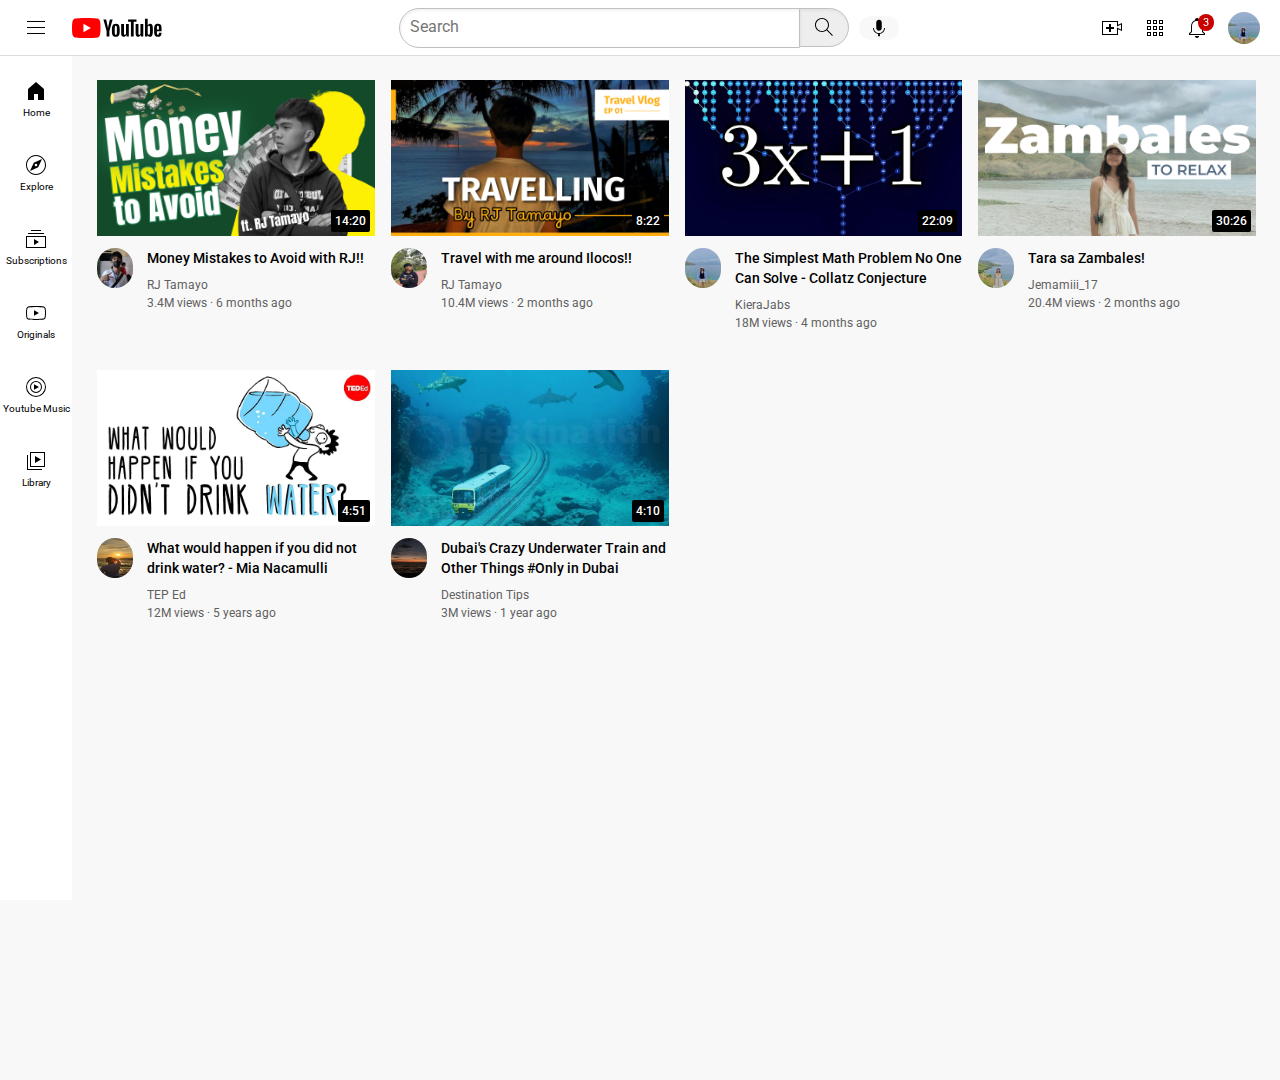
<file: index.html>
<!DOCTYPE html>
<html>
    <head>
    <title>YouTube JemiClone</title>

    <link rel="preconnect" href="https://fonts.googleapis.com">
    <link rel="preconnect" href="https://fonts.gstatic.com" crossorigin>
    <link href="https://fonts.googleapis.com/css2?family=Roboto:ital,wght@0,100..900;1,100..900&display=swap" rel="stylesheet">

    <link rel="stylesheet" href="styles/general.css">
    <link rel="stylesheet" href="styles/header.css">
    <link rel="stylesheet" href="styles/video.css">
    <link rel="stylesheet" href="styles/sidebar.css">
    </head>

    <!--(this is a comment) Make sure to Put position 
    absolute inside position relative-->

    <body>
        <header class="header">
            <div class="left-section">
                <img class="hamburger-menu" src="icons/hamburger-menu.svg">
                <img class="ytlogo" src="icons/youtube-logo.svg">
            </div>

            <div class="middle-section">
                <input class="search" type="text" placeholder="Search">
                <button class="search-button">
                    <img class="search-icon" src="icons/search.svg">
                    <div class="tooltip">Search</div>
                </button>
                <button class="voice-button">
                    <img src="icons/voice-search-icon.svg">
                     <div class="tooltip">Search with your voice</div>
                </button>
            </div>
            
            <div class="right-section">
                <div class="uploadcontainer">
                     <img class="uploadicon" src="icons/upload.svg">
                     <div class="tooltip"> Create</div>
                </div>

                <div class="ytappscontainer">
                    <img class="appsicon" src="icons/youtube-apps.svg">
                    <div class="tooltip"> YouTube Apps</div>
                </div>
                
                <div class="notifdiv">
                    <img class="notificationsicon" src="icons/notifications.svg">
                    <div class="notifcount">3</div>
                    <div class="tooltip">Notifications</div>
                </div>
                <img class="mainprofile" src="profiles/profile3.webp">
            </div>
        </header>

        <nav class="sidebar">
            <div class="sidebarlink">
               <img src="icons/home.svg">
               <p> Home </p>
            </div>

            <div class="sidebarlink">
                    <img class="imagesidebar" src="icons/explore.svg">
                    <p> Explore </p>
            </div>

            <div class="sidebarlink">
                <img src="icons/subscriptions.svg">
                <p> Subscriptions </p>
            </div>

            <div class="sidebarlink">
                <img src="icons/originals.svg">
                <p> Originals </p>
            </div>

            <div class="sidebarlink">
                <img src="icons/youtube-music.svg">
                <p>Youtube Music</p>
            </div>

            <div class="sidebarlink">
                <img src="icons/library.svg">
                <p>Library</p>
            </div>
        </nav>

    <main>
        <section class="video-grid">
            <div class="bayanpark">
                <div class="thumbnailrow1">
                    <img class="thumbnail" src="thumbnails/thumbnail-1.png">
                    <div class="videotime"> 14:20 </div>
                </div>

                <div class="profile-info-grid">
                    <div class="profile1">
                        <img class="channelpicture1" src="profiles/profile1.webp">
                    </div>

                    <div class="videoinfo1">
                        <p class="videotitle1"> Money Mistakes to Avoid with RJ!! </p>
                        
                        <p class="videoauthor1"> RJ Tamayo </p>

                        <p class="videoviews1"> 3.4M views · 6 months ago </p>
                    </div> 
                </div>
            </div>

            <div class="bayanpark">
                <div class="thumbnailrow1">
                    <img class="thumbnail" src="thumbnails/thumbnail-2.png">
                    <div class="videotime"> 8:22 </div>
                </div>

                <div class="profile-info-grid">
                    <div class="profile1">
                        <img class="channelpicture1" src="profiles/profile4.webp">
                    </div>

                    <div class="videoinfo1">
                        <p class="videotitle1"> Travel with me around Ilocos!! </p>

                        <p class="videoauthor1"> RJ Tamayo </p>

                        <p class="videoviews1"> 10.4M views · 2 months ago </p>
                    </div>
                </div>  
            </div>
        
            <div class="bayanpark">
                <div class="thumbnailrow1">
                <img class="thumbnail" src="thumbnails/thumbnail-4.webp">
                <div class="videotime"> 22:09 </div>  
                </div>

                <div class="profile-info-grid">
                    <div class="profile1">
                        <img class="channelpicture1" src="profiles/profile3.webp">
                    </div>

                    <div class="videoinfo1">
                        <p class="videotitle1"> 
                            The Simplest Math Problem No One Can Solve - Collatz Conjecture 
                        </p>
                        
                        <p class="videoauthor1"> KieraJabs </p>

                        <p class="videoviews1"> 18M views · 4 months ago </p>
                    </div> 
                </div>
            </div>

            <div class="bayanpark">
                <div class="thumbnailrow1">
                    <img class="thumbnail" src="thumbnails/thumbnail-3.png">
                    <div class="videotime"> 30:26 </div>
                </div>

                <div class="profile-info-grid">
                    <div class="profile1">
                        <img class="channelpicture1" src="profiles/profile2.webp">
                    </div>

                    <div class="videoinfo1">
                        <p class="videotitle1"> Tara sa Zambales! </p>

                        <p class="videoauthor1"> Jemamiii_17 </p>

                        <p class="videoviews1"> 20.4M views · 2 months ago </p>
                    </div>
                </div>  
            </div>

            <div class="bayanpark">
                <div class="thumbnailrow1">
                <img class="thumbnail" src="thumbnails/thumbnail-12.webp">
                <div class="videotime"> 4:51 </div>  
                </div>

                <div class="profile-info-grid">
                    <div class="profile1">
                        <img class="channelpicture1" src="profiles/profile5.webp">
                    </div>

                    <div class="videoinfo1">
                        <p class="videotitle1"> 
                            What would happen if you did not drink water? - Mia Nacamulli
                        </p>
                        
                        <p class="videoauthor1"> TEP Ed </p>

                        <p class="videoviews1"> 12M views · 5 years ago </p>
                    </div> 
                </div>
            </div>

            <div class="bayanpark">
                <div class="thumbnailrow1">
                    <img class="thumbnail" src="thumbnails/thumbnail-11.webp">
                    <div class="videotime"> 4:10 </div>
                </div>

                <div class="profile-info-grid">
                    <div class="profile1">
                        <img class="channelpicture1" src="profiles/profile6.webp">
                    </div>

                    <div class="videoinfo1">
                        <p class="videotitle1"> 
                            Dubai's Crazy Underwater Train and Other Things #Only in Dubai 
                        </p>

                        <p class="videoauthor1"> Destination Tips </p>

                        <p class="videoviews1"> 3M views · 1 year ago </p>
                    </div>
                </div>  
            </div>
        </section>
    </main>

    </body>
</html>
</file>
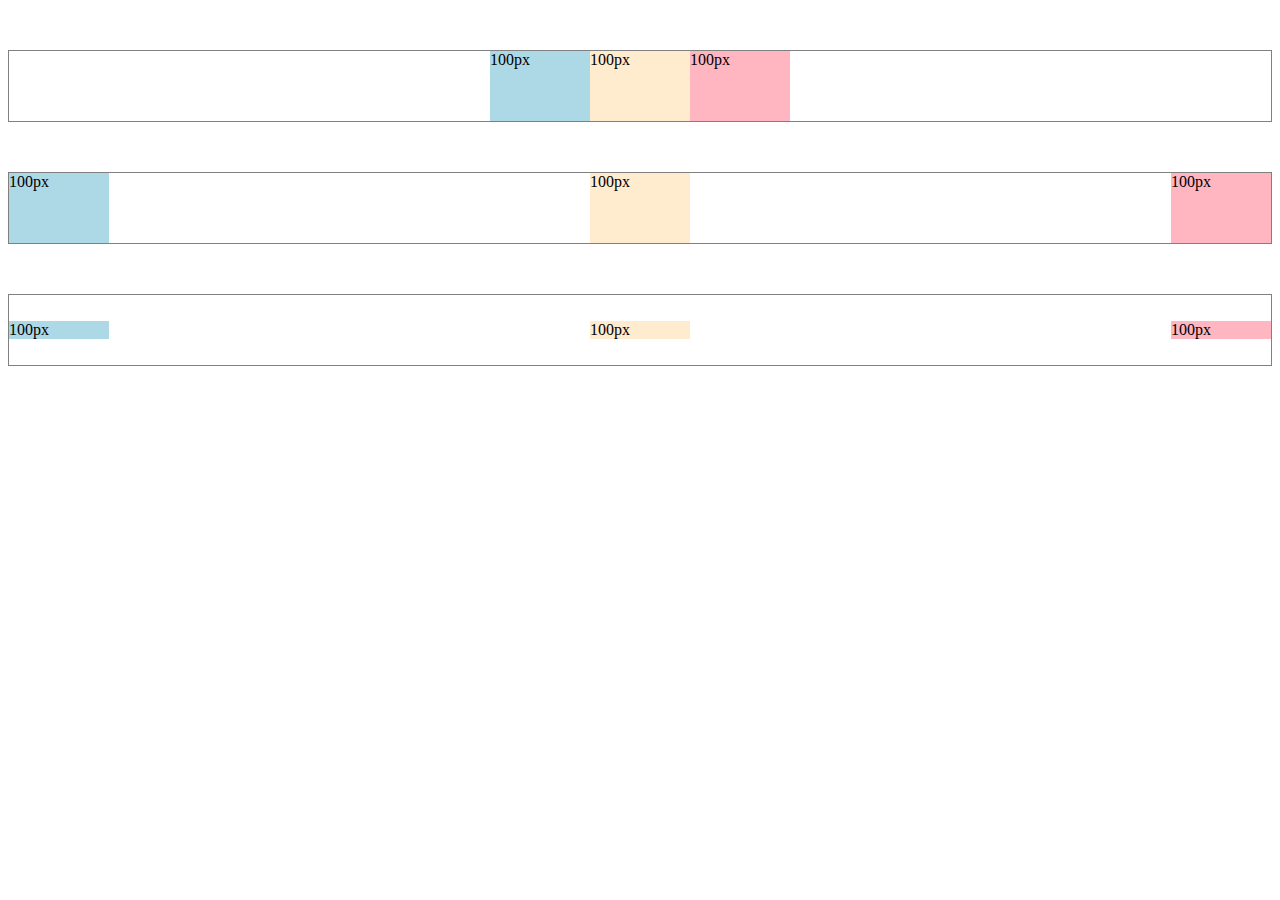
<file: flexbox.html>
<!DOCTYPE html>
<html>
    <head>
        <title>flexbox prac</title>
    </head>
    <body>
        <div style="
        margin-top: 50px;
              display: flex;
              flex-direction: row;
              height: 70px;
              border-width: 1px;  
              border-style: solid;
              border-color: grey;
              justify-content: center;
            ">
            <div style="
            background-color: lightblue;
            width: 100px;
            ">100px</div>

            <div style="
                background-color: blanchedalmond;
                width: 100px;
            ">100px </div>    

            <div style="
            background-color: lightpink;
            width: 100px;
            ">100px</div>
        </div>

         <div style="
        margin-top: 50px;
              display: flex;
              flex-direction: row;
              height: 70px;
              border-width: 1px;  
              border-style: solid;
              border-color: grey;
              justify-content: space-between;
            ">
            <div style="
            background-color: lightblue;
            width: 100px;
            ">100px</div>

            <div style="
                background-color: blanchedalmond;
                width: 100px;
            ">100px </div>    

            <div style="
            background-color: lightpink;
            width: 100px;
            ">100px</div>
        </div>

         <div style="
        margin-top: 50px;
              display: flex;
              flex-direction: row;
              height: 70px;
              border-width: 1px;  
              border-style: solid;
              border-color: grey;
              justify-content: space-between;
              align-items: center;
            ">
            <div style="
            background-color: lightblue;
            width: 100px;
            ">100px</div>

            <div style="
                background-color: blanchedalmond;
                width: 100px;
            ">100px </div>    

            <div style="
            background-color: lightpink;
            width: 100px;
            ">100px</div>
        </div>
    </body>
</html>
</file>
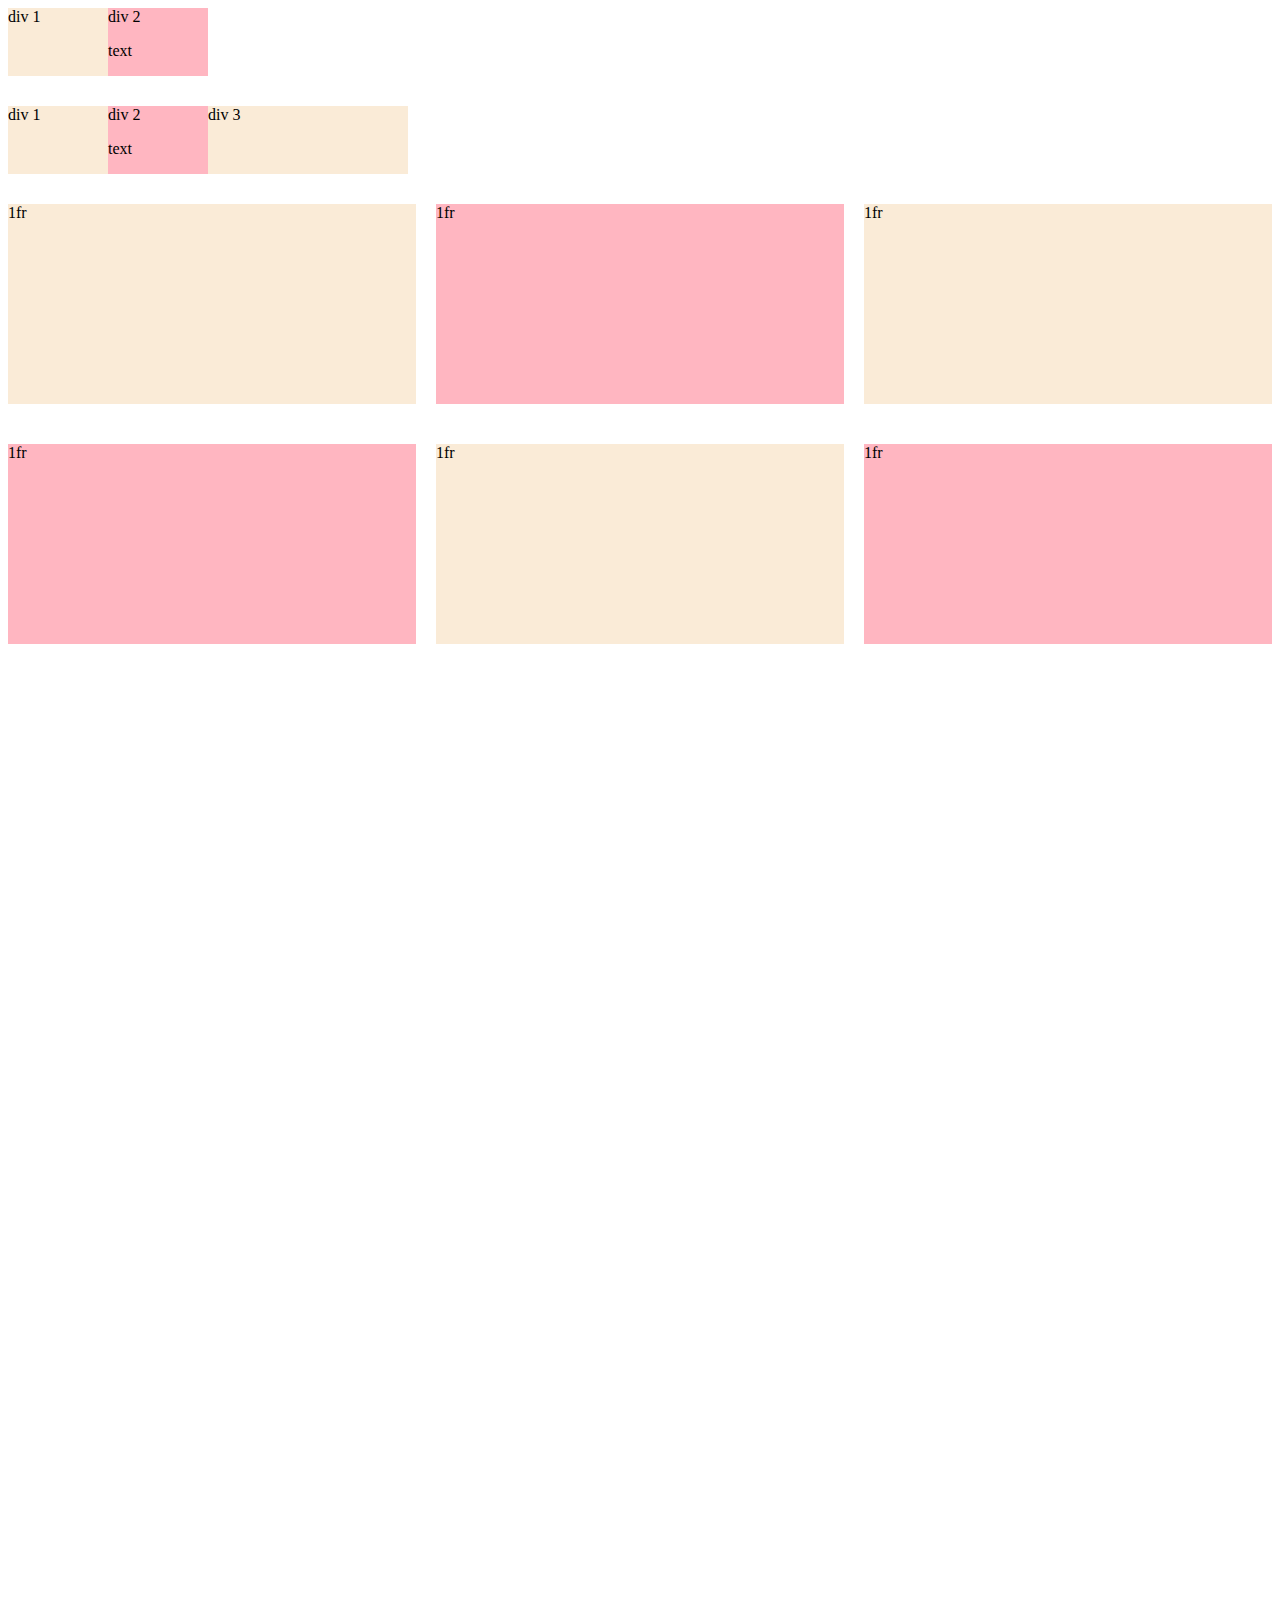
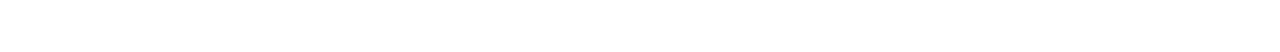
<file: grid.html>
<!DOCTYPE html>
<html>
    <head>
        <title>grid practice</title>
    </head>

    <body style="padding-bottom: 1000px;">
        <div style="
            display: grid;
            grid-template-columns: 100px 100px;
            ">
            <div style="background-color: antiquewhite;">div 1</div>
            <div style="background-color: lightpink;">div 2<p>text</p></div>
        </div>

        <div style="
            margin-top: 30px;
            display: grid;
            grid-template-columns: 100px 100px 200px;
            ">
            <div style="background-color: antiquewhite;">div 1</div>
            <div style="background-color: lightpink;">div 2<p>text</p></div>
            <div style="background-color:antiquewhite"> div 3 </div>
        </div>

        <div style="
            margin-top: 30px;
            display: grid;
            grid-template-columns: 1fr 1fr 1fr;
            column-gap: 20px;
            row-gap:40px;
            ">
            <div style="background-color: antiquewhite; height: 200px;">1fr</div>
            <div style="background-color: lightpink; height: 200px;">1fr</div>
            <div style="background-color:antiquewhite; height: 200px;">1fr</div>
            <div style="background-color: lightpink; height: 200px;">1fr</div>
            <div style="background-color:antiquewhite; height: 200px;">1fr</div>
            <div style="background-color: lightpink; height: 200px;">1fr</div>

        </div>

    </body>
</html>
</file>
<file: styles/general.css>
p{
   font-family: Roboto, Arial;
   margin-top: 0;
   margin-bottom: 0;
 }

 body{
    margin:0px;
    padding-top: 80px;
    padding-left: 97px;
    padding-right: 24px;
    height: 1000px;
    background-color: rgb(248, 248, 248);
 }
</file>
<file: styles/header.css>
.header{
    height: 55px;

    display: flex;
    flex-direction: row;
    justify-content: space-between;
    
    position: fixed;
    top: 0px;
    left: 0px;
    right: 0px;
    z-index: 100;
    
    background-color: rgb(255, 255, 255);
    border-bottom-width:1px;
    border-bottom-style: solid;
    border-bottom-color:rgb(219, 219, 219)
 }

 .left-section {
    display: flex;
    align-items: center;
 }

 .hamburger-menu {
    width: 24px;
    margin-left: 24px;
    margin-right: 24px;
}

.ytlogo {
    height: 20px;
}

  .middle-section {
    flex: 1;
    margin-left: 70px;
    margin-right: 35px;
    max-width: 500px;
    display: flex;
    align-items: center; 
 }

 .search {
    flex: 1;
    margin-left: 0px;
    height: 36px;
    width: 50px;
    border-width: 1px;
    border-style: solid;
    border-color: rgb(192 192 192);
    box-shadow: inset 1px 2px 3px
    rgba(0, 0, 0, 0.05);
    padding-left: 10px;
    border-top-left-radius: 20px;
    border-bottom-left-radius: 20px;
 }

 .search::placeholder {
    font-family: Roboto, Arial;
    font-size: 16px;
 }

 .search-button {
    height:39px;
    width: 50px;
    border: none;
    background-color: rgb(238, 238, 238);
    border: 1px solid rgb(192 192 192);
    margin-left: -1px;
    border-top-right-radius: 20px;
    border-bottom-right-radius: 20px;
    box-shadow: inset 1px 2px 3px
    rgba(0, 0, 0, 0.05);
 }

 .search-button, .voice-button, .uploadcontainer,
 .ytappscontainer, .notifdiv {
   display: flex;
   justify-content: center;
   position:relative;
   cursor: pointer;
 }

 .search-button .tooltip,
  .voice-button .tooltip,
  .uploadcontainer .tooltip,
  .ytappscontainer .tooltip,
  .notifdiv .tooltip {
   position:absolute;
   background-color: grey;
   color:white;
   font-family:Roboto, arial;
   padding-top: 4px;
   padding-bottom: 4px;
   padding-right: 8px;
   padding-left: 8px;
   border-radius: 2px;
   font-size: 12px;
   bottom: -30px;
   opacity:0;
   pointer-events: none;
   white-space: nowrap;
 }

 .search-button:hover .tooltip,
 .voice-button:hover .tooltip,
 .uploadcontainer:hover .tooltip,
 .ytappscontainer:hover .tooltip,
 .notifdiv:hover .tooltip {
   opacity: 1;
 }

.search-icon {
    height: 24px;
    margin-top: 5px;
    align-items: center;
}

 .voice-button {
    height: 24px;
    width: 40px;
    border-radius: 20px;
    margin-left: 10px;
    border: none;
    background-color: rgb(248, 248, 248);
 }

 .right-section {
    width: 180px;
    display: flex;
    align-items: center;
    justify-content: space-between;
    flex-shrink: 0;
 }

 .uploadicon {
    height: 24px;
 }

 .appsicon {
    height: 24px;
 }

 .notificationsicon {
    height: 24px;
 }

 .notifdiv {
   position: relative;
 }

 .notifcount {
   position: absolute;
   color:white;
   background-color: rgb(200, 0, 0);
   border-radius: 10px;
   font-family: roboto, arial;
   top: -2px;
   right: -5px;
   font-size: 11px;
   padding-left: 5px;
   padding-right: 5px;
   padding-top: 2px;
   padding-bottom: 2px;
 }

 .mainprofile {
    height: 32px;
    width: 32px;
    border-radius: 60px;
    margin-right: 20px;
 }
</file>
<file: styles/video.css>
/* This is a comment for css*/
        
        .thumbnail{
            width: 100%;
            object-fit:cover;
            object-position: 10% center;
        }

        .bayanpark {
            width: 100%;
        }

        .videotitle1{
            margin-top: 0;
            font-size: 14px;
            font-weight: 500;
            line-height: 20px;
            margin-bottom: 10px;
        }

        .profile-info-grid {
            display:grid;
            grid-template-columns: 50px 1fr;
        }

        .channelpicture1{
            width: 36px;
            border-radius: 50px;
            height: 40px;
        }

        .thumbnailrow1{
            margin-bottom: 8px;
            position:relative;
        }

        .videoauthor1, .videoviews1 {
            font-size: 12px;
            color: rgb(96, 96, 96);
        }

        .videoauthor1 {
            margin-bottom: 4px;
        }

        .titles {
            color: black;
            text-decoration: none;
        }

        .names {
            color: rgb(96, 96, 96);
            text-decoration: none;
        }

        .video-grid{
            display:grid;
            grid-template-columns: 1fr 1fr 1fr 1fr;
            column-gap: 16px;
            row-gap: 40px;
        }

        @media (max-width:750px) {
             .video-grid {
                grid-template-columns: 1fr 1fr;
             }
        }

        .videotime {
            background-color: black;
            font-size: 12px;
            font-weight: 500;
            padding: 4px;
            border-radius: 2px;;
            font-family: roboto, arial;
            color: white;
            position: absolute;
            bottom: 8px;
            right: 5px;
        }
</file>
<file: styles/sidebar.css>
.sidebar {
    position: fixed;
    left: 0px;
    top: 56px;
    bottom: 0px;
    width: 72px;
    padding-top: 5px;
    z-index: 200;
    background-color: white;
}

.sidebarlink {
    height: 74px;
    display: flex;
    justify-content: center;
    align-items: center;
    flex-direction: column;
    cursor: pointer;
}

.sidebarlink:hover {
    background-color: rgb(235, 235, 235);
}

.sidebarlink img {
    height: 24px;
    margin-bottom: 4px;
}

.sidebarlink p {
    font-family: roboto, arial;
    font-size: 10px;
}
</file>
